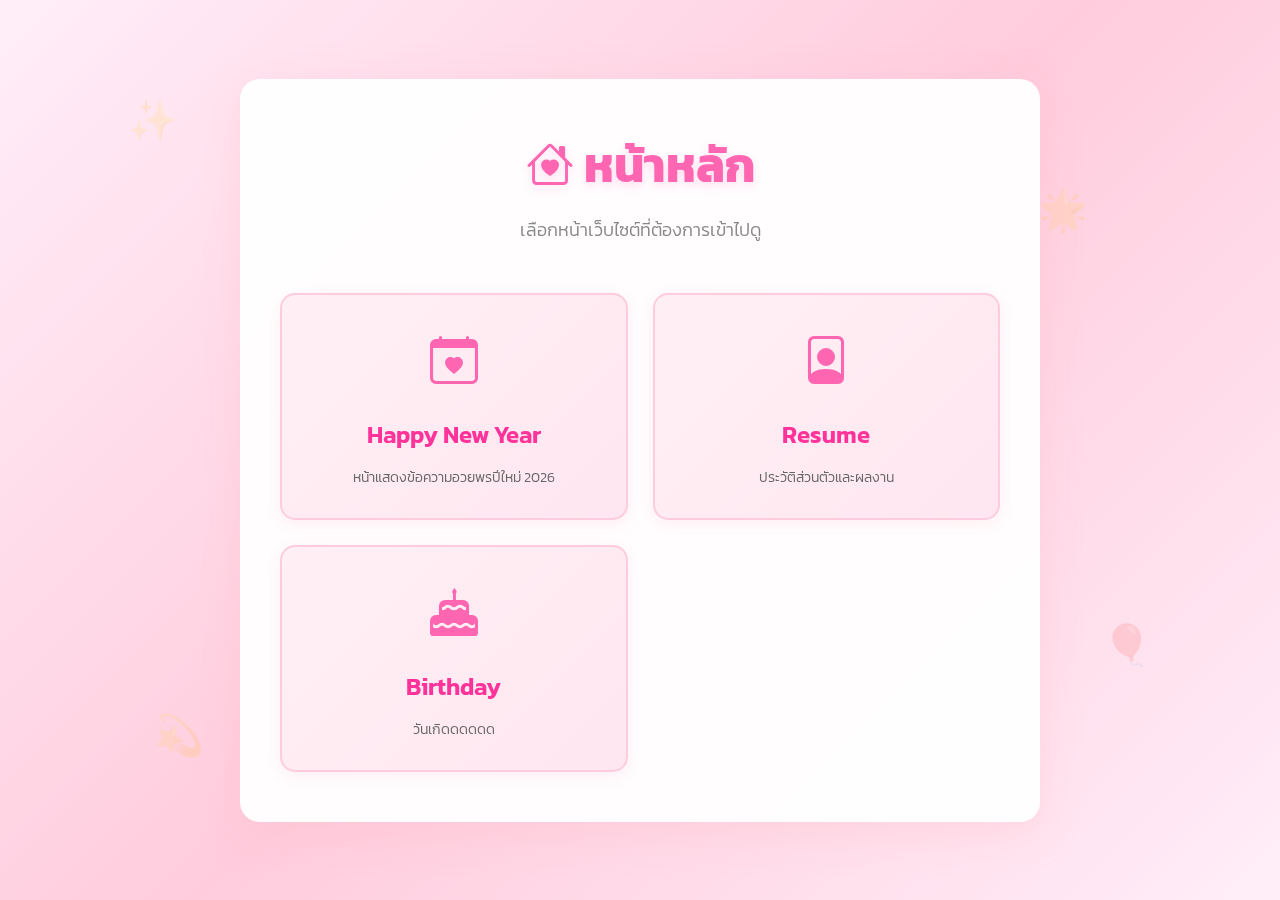
<file: index.html>
<!DOCTYPE html>
<html lang="th">
<head>
    <meta charset="UTF-8">
    <meta name="viewport" content="width=device-width, initial-scale=1.0">
    <title>หน้าหลัก - เว็บไซต์</title>
    <link href="https://fonts.googleapis.com/css2?family=Kanit:wght@300;400;500;600;700&family=Prompt:wght@300;400;500;600;700&display=swap" rel="stylesheet">
    <link href="https://cdn.jsdelivr.net/npm/bootstrap-icons@1.11.3/font/bootstrap-icons.css" rel="stylesheet">
    <style>
        * {
            margin: 0;
            padding: 0;
            box-sizing: border-box;
        }

        body {
            font-family: 'Kanit', sans-serif;
            background: linear-gradient(135deg, #ffeef8, #ffccdd, #ffeef8);
            min-height: 100vh;
            display: flex;
            justify-content: center;
            align-items: center;
            padding: 20px;
        }

        .container {
            max-width: 800px;
            width: 100%;
            background: rgba(255, 255, 255, 0.95);
            border-radius: 20px;
            box-shadow: 0 10px 40px rgba(255, 182, 193, 0.3);
            padding: 50px 40px;
            text-align: center;
        }

        h1 {
            color: #ff66b2;
            font-size: 48px;
            font-weight: 700;
            margin-bottom: 15px;
            text-shadow: 0 4px 10px rgba(255, 102, 178, 0.2);
        }

        .subtitle {
            color: #888;
            font-size: 18px;
            margin-bottom: 50px;
            font-weight: 300;
        }

        .links-grid {
            display: grid;
            grid-template-columns: repeat(auto-fit, minmax(250px, 1fr));
            gap: 25px;
            margin-top: 40px;
        }

        .link-card {
            background: linear-gradient(135deg, #fff0f5, #ffe6f0);
            border: 2px solid #ffccdd;
            border-radius: 15px;
            padding: 30px 25px;
            text-decoration: none;
            color: #333;
            transition: all 0.3s ease;
            display: flex;
            flex-direction: column;
            align-items: center;
            gap: 15px;
            box-shadow: 0 4px 15px rgba(255, 182, 193, 0.2);
        }

        .link-card:hover {
            transform: translateY(-8px);
            box-shadow: 0 8px 25px rgba(255, 102, 178, 0.4);
            border-color: #ff66b2;
            background: linear-gradient(135deg, #ffe6f0, #ffccdd);
        }

        .link-icon {
            font-size: 48px;
            color: #ff66b2;
            margin-bottom: 5px;
        }

        .link-title {
            font-size: 24px;
            font-weight: 600;
            color: #ff3399;
            margin: 0;
        }

        .link-description {
            font-size: 14px;
            color: #666;
            margin: 0;
            font-weight: 300;
        }

        .decorative-elements {
            position: fixed;
            top: 0;
            left: 0;
            width: 100%;
            height: 100%;
            pointer-events: none;
            z-index: -1;
            overflow: hidden;
        }

        .floating-icon {
            position: absolute;
            font-size: 40px;
            opacity: 0.15;
            animation: float 20s infinite ease-in-out;
        }

        @keyframes float {
            0%, 100% {
                transform: translateY(0) rotate(0deg);
            }
            50% {
                transform: translateY(-30px) rotate(10deg);
            }
        }

        @media (max-width: 768px) {
            .container {
                padding: 30px 25px;
            }

            h1 {
                font-size: 36px;
            }

            .subtitle {
                font-size: 16px;
            }

            .links-grid {
                grid-template-columns: 1fr;
                gap: 20px;
            }

            .link-card {
                padding: 25px 20px;
            }

            .link-icon {
                font-size: 40px;
            }

            .link-title {
                font-size: 20px;
            }
        }
    </style>
</head>
<body>
    <div class="decorative-elements">
        <div class="floating-icon" style="top: 10%; left: 10%; animation-delay: 0s;">✨</div>
        <div class="floating-icon" style="top: 20%; right: 15%; animation-delay: 3s;">🌟</div>
        <div class="floating-icon" style="bottom: 15%; left: 12%; animation-delay: 6s;">💫</div>
        <div class="floating-icon" style="bottom: 25%; right: 10%; animation-delay: 9s;">🎈</div>
    </div>

    <div class="container">
        <h1><i class="bi bi-house-heart"></i> หน้าหลัก</h1>
        <p class="subtitle">เลือกหน้าเว็บไซต์ที่ต้องการเข้าไปดู</p>

        <div class="links-grid">
            <a href="newyear.html" class="link-card">
                <i class="bi bi-calendar-heart link-icon"></i>
                <h2 class="link-title">Happy New Year</h2>
                <p class="link-description">หน้าแสดงข้อความอวยพรปีใหม่ 2026</p>
            </a>

            <a href="resume.html" class="link-card">
                <i class="bi bi-file-person link-icon"></i>
                <h2 class="link-title">Resume</h2>
                <p class="link-description">ประวัติส่วนตัวและผลงาน</p>
            </a>

            <a href="birthday.html" class="link-card">
                <i class="bi bi-cake-fill link-icon"></i>
                <h2 class="link-title">Birthday</h2>
                <p class="link-description">วันเกิดดดดดด</p>
            </a>
        </div>
    </div>
</body>
</html>
</file>
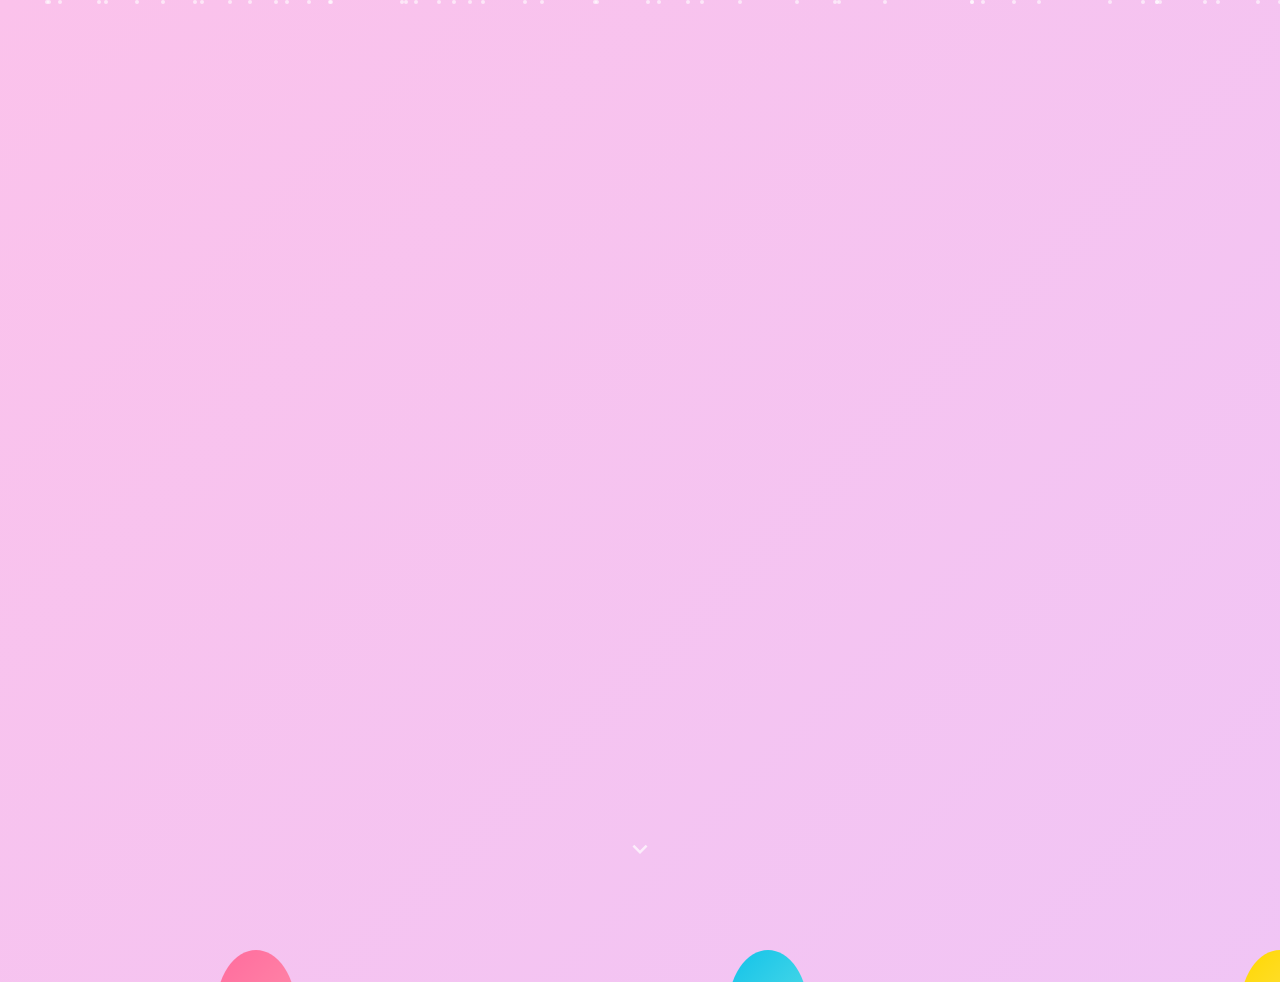
<file: BD.html>
<!DOCTYPE html>
<html lang="en">

<head>
    <meta charset="UTF-8">
    <meta name="viewport" content="width=device-width, initial-scale=1.0">
    <title>🎉 Happy Birthday! 🎂</title>
    <meta name="description" content="A special birthday surprise with love">
    <link rel="preconnect" href="https://fonts.googleapis.com">
    <link rel="preconnect" href="https://fonts.gstatic.com" crossorigin>
    <link href="https://fonts.googleapis.com/css2?family=Outfit:wght@300;400;600;700;800&family=Pacifico&display=swap" rel="stylesheet">
    <link href="https://fonts.googleapis.com/css2?family=Kanit:wght@300;400;500;700&family=Outfit:wght@300;400;500;700&display=swap" rel="stylesheet">
    <link rel="stylesheet" href="style.css">
    <script src="app.js"></script>
</head>

<body>
    <!-- Particle Background -->
    <div class="particles" id="particles"></div>

    <!-- Balloons -->
    <div class="balloons" id="balloons">
        <div class="balloon"></div>
        <div class="balloon"></div>
        <div class="balloon"></div>
        <div class="balloon"></div>
        <div class="balloon"></div>
    </div>

    <div class="container">
        <!-- Welcome Section -->
        <section class="section welcome-section" id="welcomeSection">
            <h1 class="welcome-title">🎉 Happy Birthday! 🎂</h1>
            <p class="welcome-subtitle">สุขสันต์วันเกิดงับ น้ำหวานนนน</p>
            <button class="start-btn" onclick="startCelebration()">
                โกววว ✨
            </button>
        </section>

        <!-- Cake Section -->
        <section class="section cake-section hidden" id="cakeSection">
            <h2 class="cake-title">วอนขอพรก่อนเป่าเทียนน</h2>
            <p class="cake-instruction">(จิ้มเทียนเพื่อดับไฟ)</p>

            <div class="cake-container">
                <div class="cake">
                    <div class="cake-layer layer-3"></div>
                    <div class="cake-layer layer-2"></div>
                    <div class="cake-layer layer-1"></div>

                    <div class="candles" id="candles">
                        <div class="candle" onclick="blowCandle(this)">
                            <div class="flame"></div>
                        </div>
                        <div class="candle" onclick="blowCandle(this)">
                            <div class="flame"></div>
                        </div>
                        <div class="candle" onclick="blowCandle(this)">
                            <div class="flame"></div>
                        </div>
                        <div class="candle" onclick="blowCandle(this)">
                            <div class="flame"></div>
                        </div>
                        <div class="candle" onclick="blowCandle(this)">
                            <div class="flame"></div>
                        </div>
                    </div>
                </div>
            </div>

            <div class="wish-message" id="wishMessage">
                ✨ สาธุงับ ✨
            </div>
        </section>

        <!-- Message Section -->
        <section class="section message-section hidden" id="messageSection">
            <div class="message-card">
                <h2 class="message-title">จดหมายเหตุจากพี่เอง</h2>
                <p class="message-text">
                    ปีนี้โตขึ้นอีกปีแล้ว ขอให้สุขภาพแข็งแรง การเรียนราบรื่นเสมอ
                </p>
                <p class="message-text">
                    ถึงจะพึ่งรู้จักกันก่อนปีใหม่แป๊ปเดียว ที่แป๊ปเดียวจริง ๆ เวลาผ่านไปไวมากกกกกกกก
                </p>
                <p class="message-text">
                    ขอบคุณที่เป็นเด็กน่ารักตลอดเวลาที่ผ่านมา ขอบคุณหนูมาก 🥰
                </p>
                <p class="message-text">
                    ท้ายละ เอาเป็นว่าปีนี้หนูคิดอะไรก็ขอให้เป็นไปอย่างที่หวังนะครับ ขอบคุณนะครับที่คอยเป็นห่วงพี่ อยู่เป็นคนน่ารักของพี่ไปนาน ๆ นะครับ 😍
                </p>
                <p class="message-text">
                    ส่วนของขวัญ เอาไว้พี่กลับไปนะ5555 เดะซื้อหนมให้กินน
                </p>
                <p class="signature">typeForMyLove 💕</p>
            </div>
        </section>
    </div>

    <!-- Scroll Indicator -->
    <div class="scroll-indicator" id="scrollIndicator">
        <svg viewBox="0 0 24 24">
            <path d="M7.41 8.59L12 13.17l4.59-4.58L18 10l-6 6-6-6 1.41-1.41z" />
        </svg>
    </div>

</body>

</html>
</file>
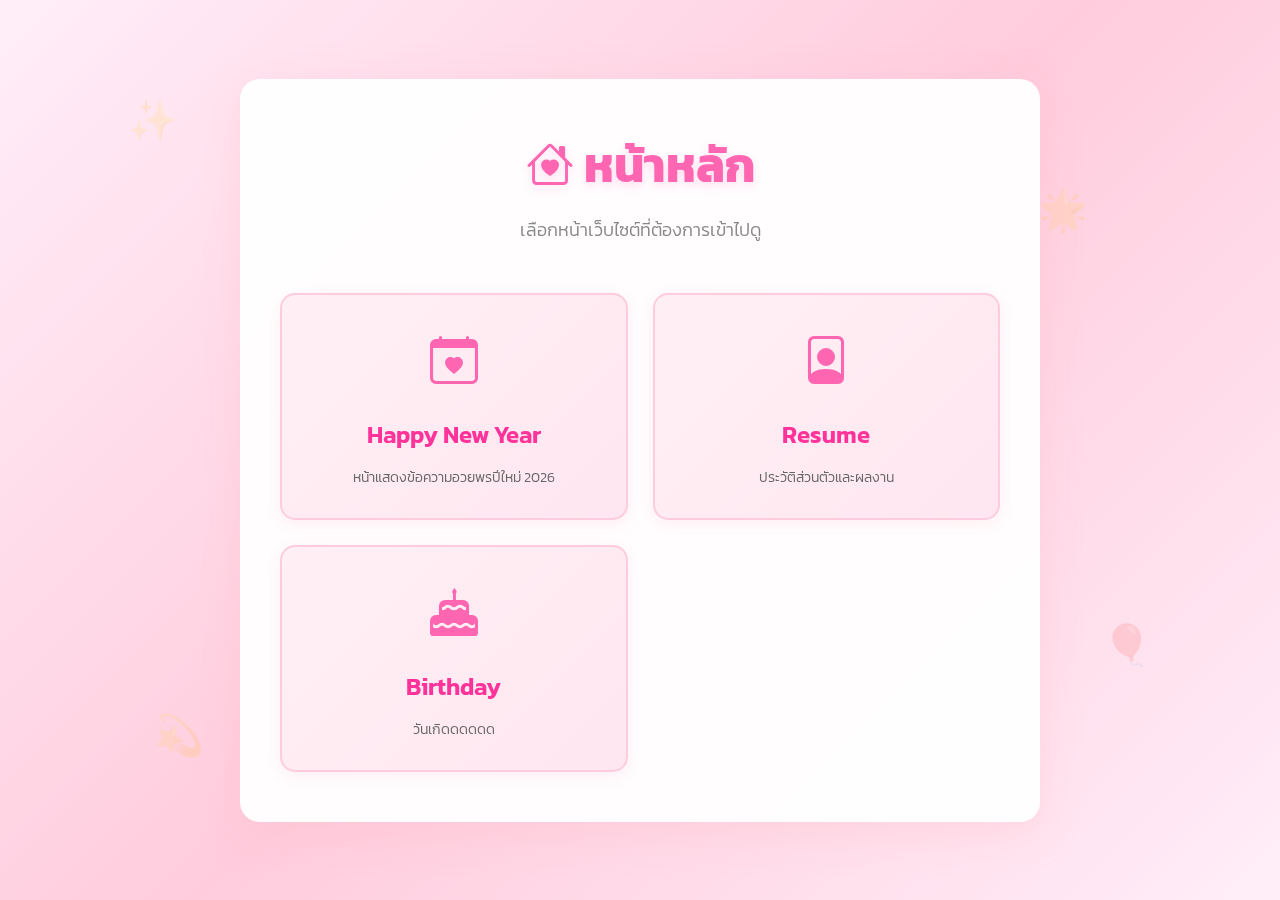
<file: center.html>
<!DOCTYPE html>
<html lang="th">
<head>
    <meta charset="UTF-8">
    <meta name="viewport" content="width=device-width, initial-scale=1.0">
    <title>หน้าหลัก - เว็บไซต์</title>
    <link href="https://fonts.googleapis.com/css2?family=Kanit:wght@300;400;500;600;700&family=Prompt:wght@300;400;500;600;700&display=swap" rel="stylesheet">
    <link href="https://cdn.jsdelivr.net/npm/bootstrap-icons@1.11.3/font/bootstrap-icons.css" rel="stylesheet">
    <style>
        * {
            margin: 0;
            padding: 0;
            box-sizing: border-box;
        }

        body {
            font-family: 'Kanit', sans-serif;
            background: linear-gradient(135deg, #ffeef8, #ffccdd, #ffeef8);
            min-height: 100vh;
            display: flex;
            justify-content: center;
            align-items: center;
            padding: 20px;
        }

        .container {
            max-width: 800px;
            width: 100%;
            background: rgba(255, 255, 255, 0.95);
            border-radius: 20px;
            box-shadow: 0 10px 40px rgba(255, 182, 193, 0.3);
            padding: 50px 40px;
            text-align: center;
        }

        h1 {
            color: #ff66b2;
            font-size: 48px;
            font-weight: 700;
            margin-bottom: 15px;
            text-shadow: 0 4px 10px rgba(255, 102, 178, 0.2);
        }

        .subtitle {
            color: #888;
            font-size: 18px;
            margin-bottom: 50px;
            font-weight: 300;
        }

        .links-grid {
            display: grid;
            grid-template-columns: repeat(auto-fit, minmax(250px, 1fr));
            gap: 25px;
            margin-top: 40px;
        }

        .link-card {
            background: linear-gradient(135deg, #fff0f5, #ffe6f0);
            border: 2px solid #ffccdd;
            border-radius: 15px;
            padding: 30px 25px;
            text-decoration: none;
            color: #333;
            transition: all 0.3s ease;
            display: flex;
            flex-direction: column;
            align-items: center;
            gap: 15px;
            box-shadow: 0 4px 15px rgba(255, 182, 193, 0.2);
        }

        .link-card:hover {
            transform: translateY(-8px);
            box-shadow: 0 8px 25px rgba(255, 102, 178, 0.4);
            border-color: #ff66b2;
            background: linear-gradient(135deg, #ffe6f0, #ffccdd);
        }

        .link-icon {
            font-size: 48px;
            color: #ff66b2;
            margin-bottom: 5px;
        }

        .link-title {
            font-size: 24px;
            font-weight: 600;
            color: #ff3399;
            margin: 0;
        }

        .link-description {
            font-size: 14px;
            color: #666;
            margin: 0;
            font-weight: 300;
        }

        .decorative-elements {
            position: fixed;
            top: 0;
            left: 0;
            width: 100%;
            height: 100%;
            pointer-events: none;
            z-index: -1;
            overflow: hidden;
        }

        .floating-icon {
            position: absolute;
            font-size: 40px;
            opacity: 0.15;
            animation: float 20s infinite ease-in-out;
        }

        @keyframes float {
            0%, 100% {
                transform: translateY(0) rotate(0deg);
            }
            50% {
                transform: translateY(-30px) rotate(10deg);
            }
        }

        @media (max-width: 768px) {
            .container {
                padding: 30px 25px;
            }

            h1 {
                font-size: 36px;
            }

            .subtitle {
                font-size: 16px;
            }

            .links-grid {
                grid-template-columns: 1fr;
                gap: 20px;
            }

            .link-card {
                padding: 25px 20px;
            }

            .link-icon {
                font-size: 40px;
            }

            .link-title {
                font-size: 20px;
            }
        }
    </style>
</head>
<body>
    <div class="decorative-elements">
        <div class="floating-icon" style="top: 10%; left: 10%; animation-delay: 0s;">✨</div>
        <div class="floating-icon" style="top: 20%; right: 15%; animation-delay: 3s;">🌟</div>
        <div class="floating-icon" style="bottom: 15%; left: 12%; animation-delay: 6s;">💫</div>
        <div class="floating-icon" style="bottom: 25%; right: 10%; animation-delay: 9s;">🎈</div>
    </div>

    <div class="container">
        <h1><i class="bi bi-house-heart"></i> หน้าหลัก</h1>
        <p class="subtitle">เลือกหน้าเว็บไซต์ที่ต้องการเข้าไปดู</p>

        <div class="links-grid">
            <a href="index.html" class="link-card">
                <i class="bi bi-calendar-heart link-icon"></i>
                <h2 class="link-title">Happy New Year</h2>
                <p class="link-description">หน้าแสดงข้อความอวยพรปีใหม่ 2026</p>
            </a>

            <a href="resume.html" class="link-card">
                <i class="bi bi-file-person link-icon"></i>
                <h2 class="link-title">Resume</h2>
                <p class="link-description">ประวัติส่วนตัวและผลงาน</p>
            </a>

            <a href="namWhanP/birthday.html" class="link-card">
                <i class="bi bi-cake-fill link-icon"></i>
                <h2 class="link-title">Birthday</h2>
                <p class="link-description">วันเกิดดดดดด</p>
            </a>
        </div>
    </div>
</body>
</html>
</file>
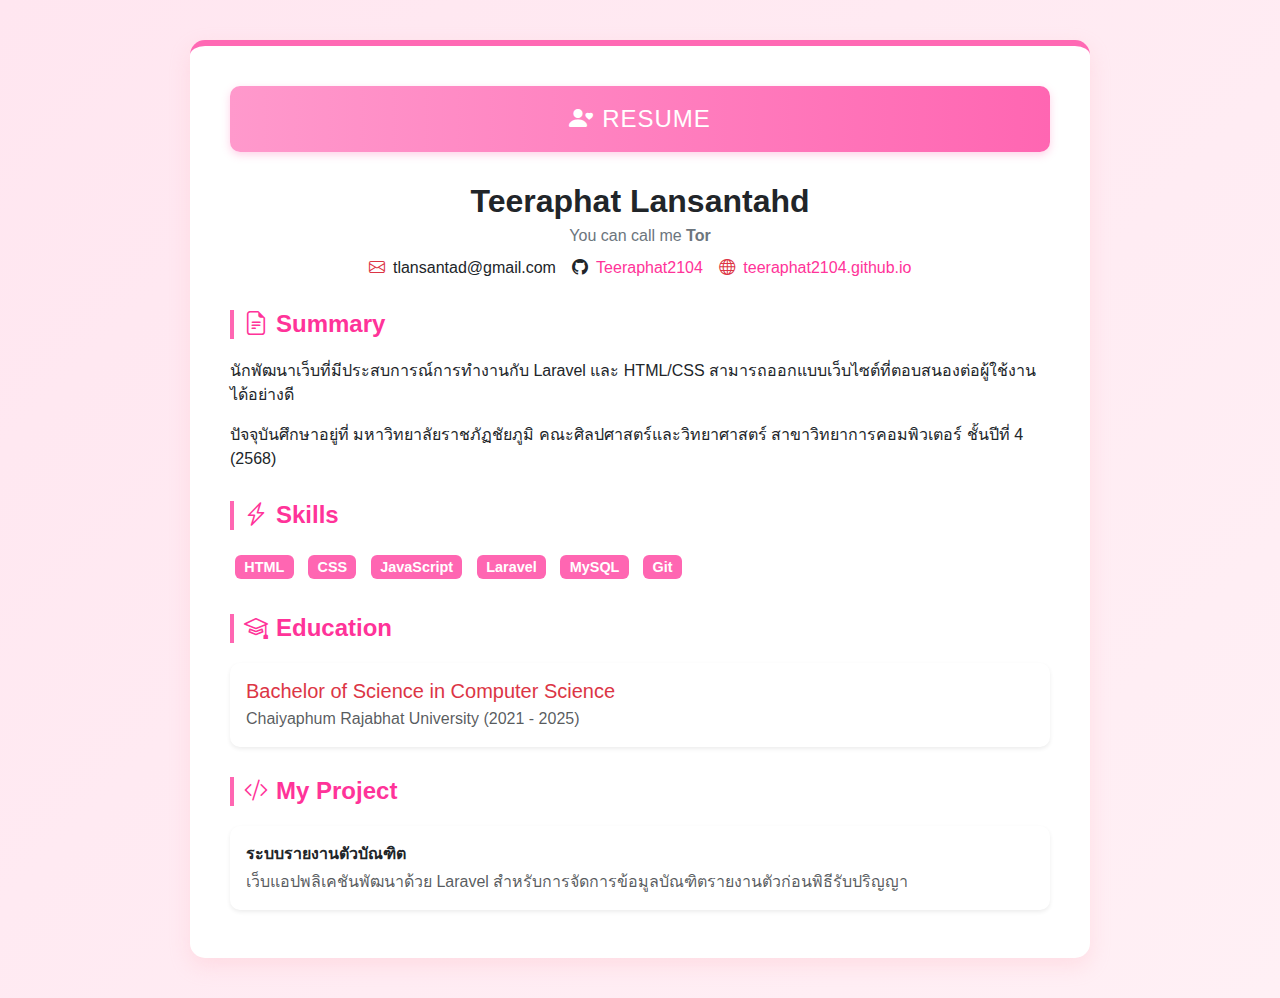
<file: index copy.html>
<!DOCTYPE html>
<html lang="th">
<head>
  <meta charset="UTF-8">
  <meta name="viewport" content="width=device-width, initial-scale=1.0">
  <title>Resume - Teeraphat Lansantahd</title>

  <!-- Bootstrap CSS -->
  <link href="https://cdn.jsdelivr.net/npm/bootstrap@5.3.3/dist/css/bootstrap.min.css" rel="stylesheet">

  <!-- Bootstrap Icons -->
  <link href="https://cdn.jsdelivr.net/npm/bootstrap-icons@1.11.3/font/bootstrap-icons.css" rel="stylesheet">

  <style>
    body {
      background: linear-gradient(135deg, #ffe6f0, #fff0f5);
      font-family: "Segoe UI", Tahoma, Geneva, Verdana, sans-serif;
    }

    .resume-container {
      max-width: 900px;
      background: #fff;
      border-radius: 15px;
      box-shadow: 0 8px 20px rgba(255, 182, 193, 0.3);
      margin: 40px auto;
      padding: 40px;
      border-top: 6px solid #ff69b4;
    }

    .header-title {
      background: linear-gradient(90deg, #ff99cc, #ff66b2);
      color: white;
      padding: 15px;
      border-radius: 10px;
      text-align: center;
      font-size: 24px;
      letter-spacing: 1px;
      margin-bottom: 30px;
      box-shadow: 0 3px 8px rgba(255, 105, 180, 0.3);
    }

    .section-title {
      border-left: 4px solid #ff66b2;
      padding-left: 10px;
      margin-top: 30px;
      margin-bottom: 20px;
      font-weight: 600;
      color: #ff3399;
    }

    .skill-badge {
      margin: 5px;
      font-size: 0.9rem;
      background-color: #ff66b2 !important;
    }

    a {
      text-decoration: none;
      color: #ff3399;
    }

    a:hover {
      text-decoration: underline;
      color: #ff007f;
    }

    .card {
      border-radius: 10px;
      transition: transform 0.2s, box-shadow 0.2s;
    }

    .card:hover {
      transform: translateY(-3px);
      box-shadow: 0 6px 15px rgba(255, 105, 180, 0.25);
    }

    @media (max-width: 576px) {
      .resume-container {
        padding: 25px;
      }
    }
  </style>
</head>
<body>

  <div class="resume-container">
    <!-- Header -->
    <div class="header-title">
      <i class="bi bi-person-heart me-2"></i>RESUME
    </div>

    <div class="text-center mb-4">
      <h2 class="fw-bold mb-1 text-pink">Teeraphat Lansantahd</h2>
      <p class="text-secondary mb-2">You can call me <strong>Tor</strong></p>
      <div class="d-flex justify-content-center flex-wrap gap-3">
        <span><i class="bi bi-envelope me-1 text-danger"></i> tlansantad@gmail.com</span>
        <span><i class="bi bi-github me-1 text-dark"></i> <a href="https://github.com/Teeraphat2104" target="_blank">Teeraphat2104</a></span>
        <span><i class="bi bi-globe me-1 text-danger"></i> <a href="https://teeraphat2104.github.io" target="_blank">teeraphat2104.github.io</a></span>
      </div>
    </div>

    <!-- Summary -->
    <section class="mb-4">
      <h4 class="section-title"><i class="bi bi-file-earmark-text me-2"></i>Summary</h4>
      <p>นักพัฒนาเว็บที่มีประสบการณ์การทำงานกับ Laravel และ HTML/CSS สามารถออกแบบเว็บไซต์ที่ตอบสนองต่อผู้ใช้งานได้อย่างดี</p>
      <p>ปัจจุบันศึกษาอยู่ที่ มหาวิทยาลัยราชภัฏชัยภูมิ คณะศิลปศาสตร์และวิทยาศาสตร์ สาขาวิทยาการคอมพิวเตอร์ ชั้นปีที่ 4 (2568)</p>
    </section>

    <!-- Skills -->
    <section class="mb-4">
      <h4 class="section-title"><i class="bi bi-lightning-charge me-2"></i>Skills</h4>
      <div>
        <span class="badge skill-badge">HTML</span>
        <span class="badge skill-badge">CSS</span>
        <span class="badge skill-badge">JavaScript</span>
        <span class="badge skill-badge">Laravel</span>
        <span class="badge skill-badge">MySQL</span>
        <span class="badge skill-badge">Git</span>
      </div>
    </section>

    <!-- Education -->
    <section>
      <h4 class="section-title"><i class="bi bi-mortarboard me-2"></i>Education</h4>
      <div class="card border-0 shadow-sm mb-2">
        <div class="card-body">
          <h5 class="card-title mb-1 text-danger">Bachelor of Science in Computer Science</h5>
          <p class="card-text text-muted mb-0">Chaiyaphum Rajabhat University (2021 - 2025)</p>
        </div>
      </div>
    </section>

    <!-- Project -->
    <section>
      <h4 class="section-title"><i class="bi bi-code-slash me-2"></i>My Project</h4>
      <div class="card border-0 shadow-sm mb-2">
        <div class="card-body">
          <a href="http://202.29.51.239/" target="_blank" class="card-title mb-1 fw-semibold">
            ระบบรายงานตัวบัณฑิต
          </a>
          <p class="card-text text-muted mb-0 mt-1">
            เว็บแอปพลิเคชันพัฒนาด้วย Laravel สำหรับการจัดการข้อมูลบัณฑิตรายงานตัวก่อนพิธีรับปริญญา
          </p>
        </div>
      </div>
    </section>
  </div>

  <!-- Bootstrap JS -->
  <script src="https://cdn.jsdelivr.net/npm/bootstrap@5.3.3/dist/js/bootstrap.bundle.min.js"></script>

</body>
</html>
</file>
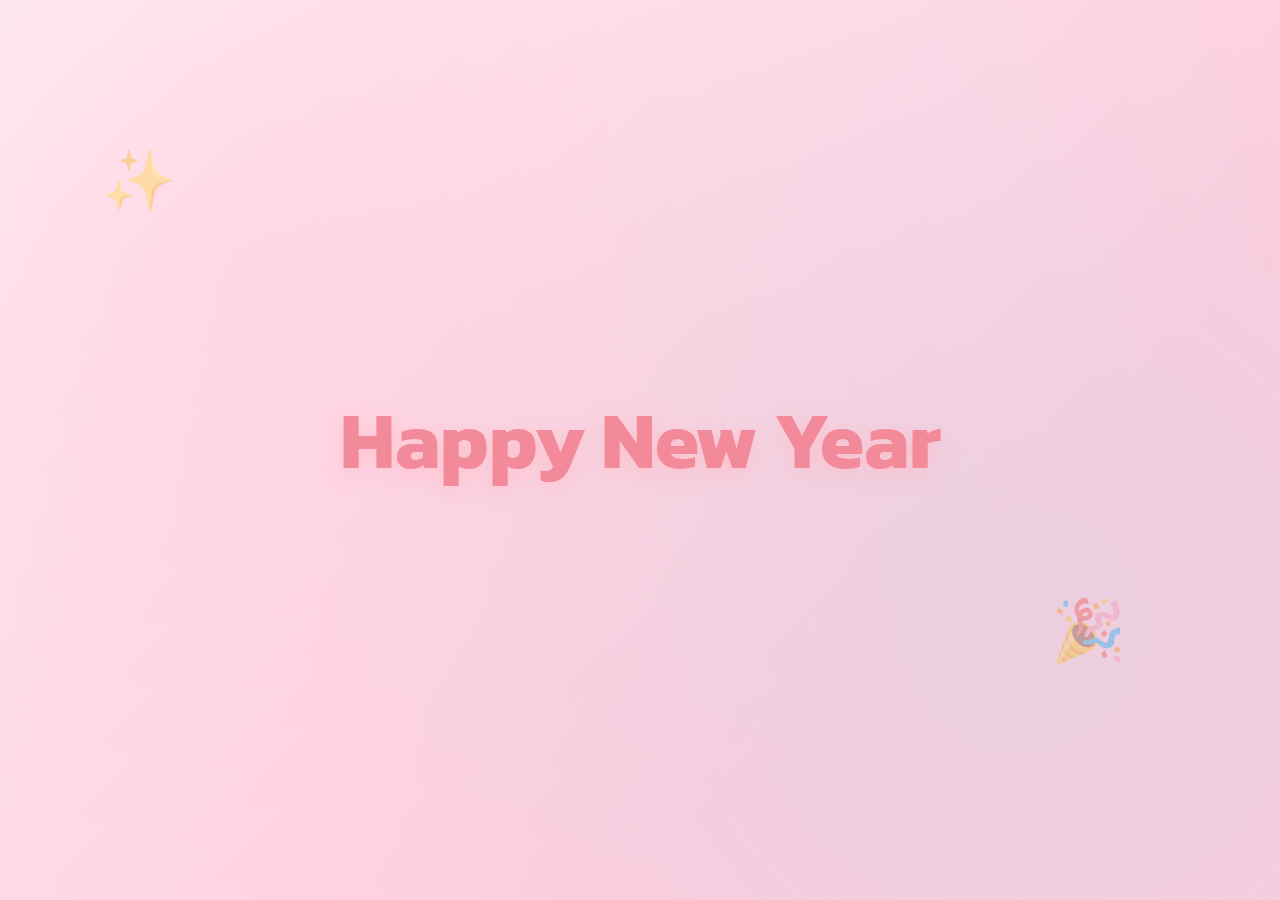
<file: newyear.html>
<!DOCTYPE html>
<html lang="th">
<head>
    <meta charset="UTF-8">
    <meta name="viewport" content="width=device-width, initial-scale=1.0">
    <title>Happy New Year 2026 ✨</title>
    <link rel="preconnect" href="https://fonts.googleapis.com">
<link rel="preconnect" href="https://fonts.gstatic.com" crossorigin>
<link href="https://fonts.googleapis.com/css2?family=Bai+Jamjuree:ital,wght@0,200;0,300;0,400;0,500;0,600;0,700;1,200;1,300;1,400;1,500;1,600;1,700&family=Kanit:ital,wght@0,100;0,200;0,300;0,400;0,500;0,600;0,700;0,800;0,900;1,100;1,200;1,300;1,400;1,500;1,600;1,700;1,800;1,900&family=Noto+Sans+Thai+Looped:wght@100..900&family=Prompt:ital,wght@0,100;0,200;0,300;0,400;0,500;0,600;0,700;0,800;0,900;1,100;1,200;1,300;1,400;1,500;1,600;1,700;1,800;1,900&family=Sarabun:ital,wght@0,100;0,200;0,300;0,400;0,500;0,600;0,700;0,800;1,100;1,200;1,300;1,400;1,500;1,600;1,700;1,800&display=swap" rel="stylesheet">
    <style>
        * { margin: 0; padding: 0; box-sizing: border-box; }
        html { scroll-behavior: smooth; }
        body {
            height: 100vh;
            overflow: hidden;
            font-family: 'Segoe UI', sans-serif;
            color: #fff;
        }

        .sections-container {
            height: 100vh;
            overflow-y: scroll;
            scroll-snap-type: y mandatory; /* Snap บังคับตาม scrollbar ชัดเจน */
            -webkit-overflow-scrolling: touch; /* Smooth บนมือถือ */
             font-family: "Kanit", sans-serif;
        }

        section {
            height: 100vh;
            display: flex;
            flex-direction: column;
            justify-content: center;
            align-items: center;
            text-align: center;
            padding: 40px;
            position: relative;
            scroll-snap-align: center; /* Snap ตรงกลางจอพอดี */
            overflow: hidden;
        }

        /* พื้นหลังพาสเทลไล่สีเบา ๆ แต่ละหน้า */
        section:nth-child(1) { background: linear-gradient(135deg, #ffeef8, #ffccdd 70%); }
        section:nth-child(2) { background: linear-gradient(135deg, #e0f7fa, #b0e0e6 70%); }
        section:nth-child(3) { background: linear-gradient(135deg, #f0e6ff, #d8bfd8 70%); }
        section:nth-child(4) { background: linear-gradient(135deg, #fff3e0, #ffdab9 70%); }
        section:nth-child(5) { background: linear-gradient(135deg, #ffccdd, #ffeef8 70%); }
        section:nth-child(6) { background: linear-gradient(135deg, #b0e0e6, #e0f7fa 70%); }
        section:nth-child(7) { background: linear-gradient(135deg, #d8bfd8, #f0e6ff 70%); }

        /* เอฟเฟกต์ประกายพื้นหลัง */
        section::before {
            content: '';
            position: absolute;
            top: 0; left: 0; width: 100%; height: 100%;
            background: radial-gradient(circle at 20% 30%, rgba(255,182,193,0.25), transparent 60%),
                        radial-gradient(circle at 80% 70%, rgba(173,216,230,0.25), transparent 60%);
            animation: sparkle 30s infinite linear;
            pointer-events: none;
        }

        @keyframes sparkle {
            0% { transform: rotate(0deg); }
            100% { transform: rotate(360deg); }
        }

        /* เนื้อหา animation เมื่อเข้าจอ */
        .content {
            opacity: 0;
            transform: translateY(60px);
            transition: opacity 1.2s ease, transform 1.2s ease;
            max-width: 900px;
            z-index: 1;
        }

        section.active .content {
            opacity: 1;
            transform: translateY(0);
        }

        h1 { font-size: 80px; color: #f38a99; text-shadow: 0 6px 20px rgba(255,182,193,0.6); margin-bottom: 20px; }
        .year { font-size: 140px; font-weight: bold; color: #83b8f0; text-shadow: 0 8px 30px rgba(167,207,250,0.7); margin: 30px 0; }
        p { font-size: 32px; line-height: 1.8; text-shadow: 0 2px 10px rgba(0,0,0,0.3); margin: 20px 0; }

        .floating {
            position: absolute;
            font-size: 60px;
            opacity: 0.35;
            animation: float 20s infinite ease-in-out;
            pointer-events: none;
        }

        @keyframes float {
            0%, 100% { transform: translateY(0); }
            50% { transform: translateY(-40px); }
        }

        @media (max-width: 768px) {
            h1 { font-size: 50px; }
            .year { font-size: 100px; }
            p { font-size: 24px; }
            .floating { font-size: 40px; }
        }
    </style>
</head>
<body>

    <div class="sections-container" id="container">
        <!-- Section 1 -->
        <section>
            <div class="floating" style="top:15%;left:8%;color:#ffffe0;animation-delay:0s;">✨</div>
            <div class="floating" style="top:65%;right:12%;color:#e0ffff;animation-delay:5s;">🎉</div>
            <div class="content">
                <h1>Happy New Year</h1>
            </div>
        </section>

        <!-- Section 2 -->
        <section>
            <div class="floating" style="top:20%;right:10%;color:#ffdab9;">🌟</div>
            <div class="floating" style="bottom:25%;left:15%;color:#fff0f5;animation-delay:7s;">💫</div>
            <div class="content">
                <div class="year">2026</div>
            </div>
        </section>

        <!-- Section 3 -->
        <section>
            <div class="floating" style="top:10%;left:18%;color:#ffffe0;">🎈</div>
            <div class="content">
                <p>สวัสดีปีใหม่ครับ ถึงวันนี้จะวันที่ 31 ก็เถอะ อิอิ</p>
            </div>
        </section>

        <!-- Section 4 -->
        <section>
            <div class="floating" style="bottom:15%;right:18%;color:#e0ffff;">🥂</div>
            <div class="content">
                <p>อย่างแรกก็คงต้องขอให้สุขภาพแข็งแรงตลอดปีหน้าเลย</p>
                <p>ไม่เจ็บ ไม่ป่วย ร่างกายแข็งแรง💪🏻💪🏻</p>
            </div>
        </section>

        <!-- Section 5 -->
        <section>
            <div class="floating" style="top:30%;left:12%;color:#ffdab9;">🎁</div>
            <div class="content">
                <p>ต่อมาก็ต้องการเรียนสินะะ<br>
                ขอให้การเรียนราบรื่น ไม่ติดขัด เจอเพื่อนดี ๆ สังคมที่ดีต่อสุขภาพจิตน้าา<br>
                บางทีเกรดก็ไม่ได้ตามที่หวังแต่ไม่เป็นไรนะ<br>
                ถ้าทำเต็มที่ก็ไม่มีอะไรให้เสียใจ Fightto! Fightto!<br>
                และได้เป็น ผอ. ในอนาคตตามที่ปราถนาไว้ 🫶🏻</p>
            </div>
        </section>

        <!-- Section 6 -->
        <section>
            <div class="floating" style="top:50%;right:8%;color:#fff0f5;">🕛</div>
            <div class="content">
                <p>ใกล้สุดท้ายละ เอาเป็นเรื่อง....<br>
               เวลาละกัน เวลาผ่านไปไวมาก อยากทำอะไรก็ทำเลยย เต็มที่ไปเลย<br>
                เรื่องที่ทำผิดพลาดไปก็อย่าเก็บมาคิดมากเยอะน้า<br>
               วันนี้คือวันนี้ พรุ่งนี้คือพรุ่งนี้ อยากได้อนาคตแบบไหนก็ต้องเริ่มตั้งแต่วันนี้แหละ 🙆🏻‍♂️</p>
            </div>
        </section>

        <!-- Section 7 -->
        <section>
            <div class="floating" style="bottom:12%;left:22%;color:#ffffe0;">💖</div>
            <div class="content">
                <p>สุดท้ายนี้ ยินดีที่ได้รู้จักนะครับ ถึงจะรู้จักกันไม่นาน แต่ก็ยินดีที่ได้รู้จักมาก ๆ <br>
                เรื่องที่อยากบอกก็ ขอบคุณนะครับที่ทักมาหาพี่ 555
                ใจฟูมากเวลาคุยด้วย รู้เลยว่าเป็นคนเก่งคนนึงเลย<br>
                แต่เก่งมากนะที่หาไอจีพี่เจอเนี่ย งงมาก555<br>
               ปีหน้าก็ขอให้มีความสุขมาก ๆ ต่อไปน้า
               ต้องยิ้มเยอะ ๆ เหมือนกันด้วยนะ อิอิ</p>
            </div>
        </section>
    </div>

    <script>
        const sections = document.querySelectorAll('section');
        const container = document.getElementById('container');

        function checkActiveSection() {
            sections.forEach(sec => sec.classList.remove('active'));
            
            let closest = null;
            let minDist = Infinity;

            sections.forEach(sec => {
                const rect = sec.getBoundingClientRect();
                const dist = Math.abs(rect.top);
                if (dist < minDist) {
                    minDist = dist;
                    closest = sec;
                }
            });

            if (closest) closest.classList.add('active');
        }

        container.addEventListener('scroll', checkActiveSection);
        window.addEventListener('load', checkActiveSection);
        window.addEventListener('resize', checkActiveSection);
    </script>
</body>
</html>
</file>
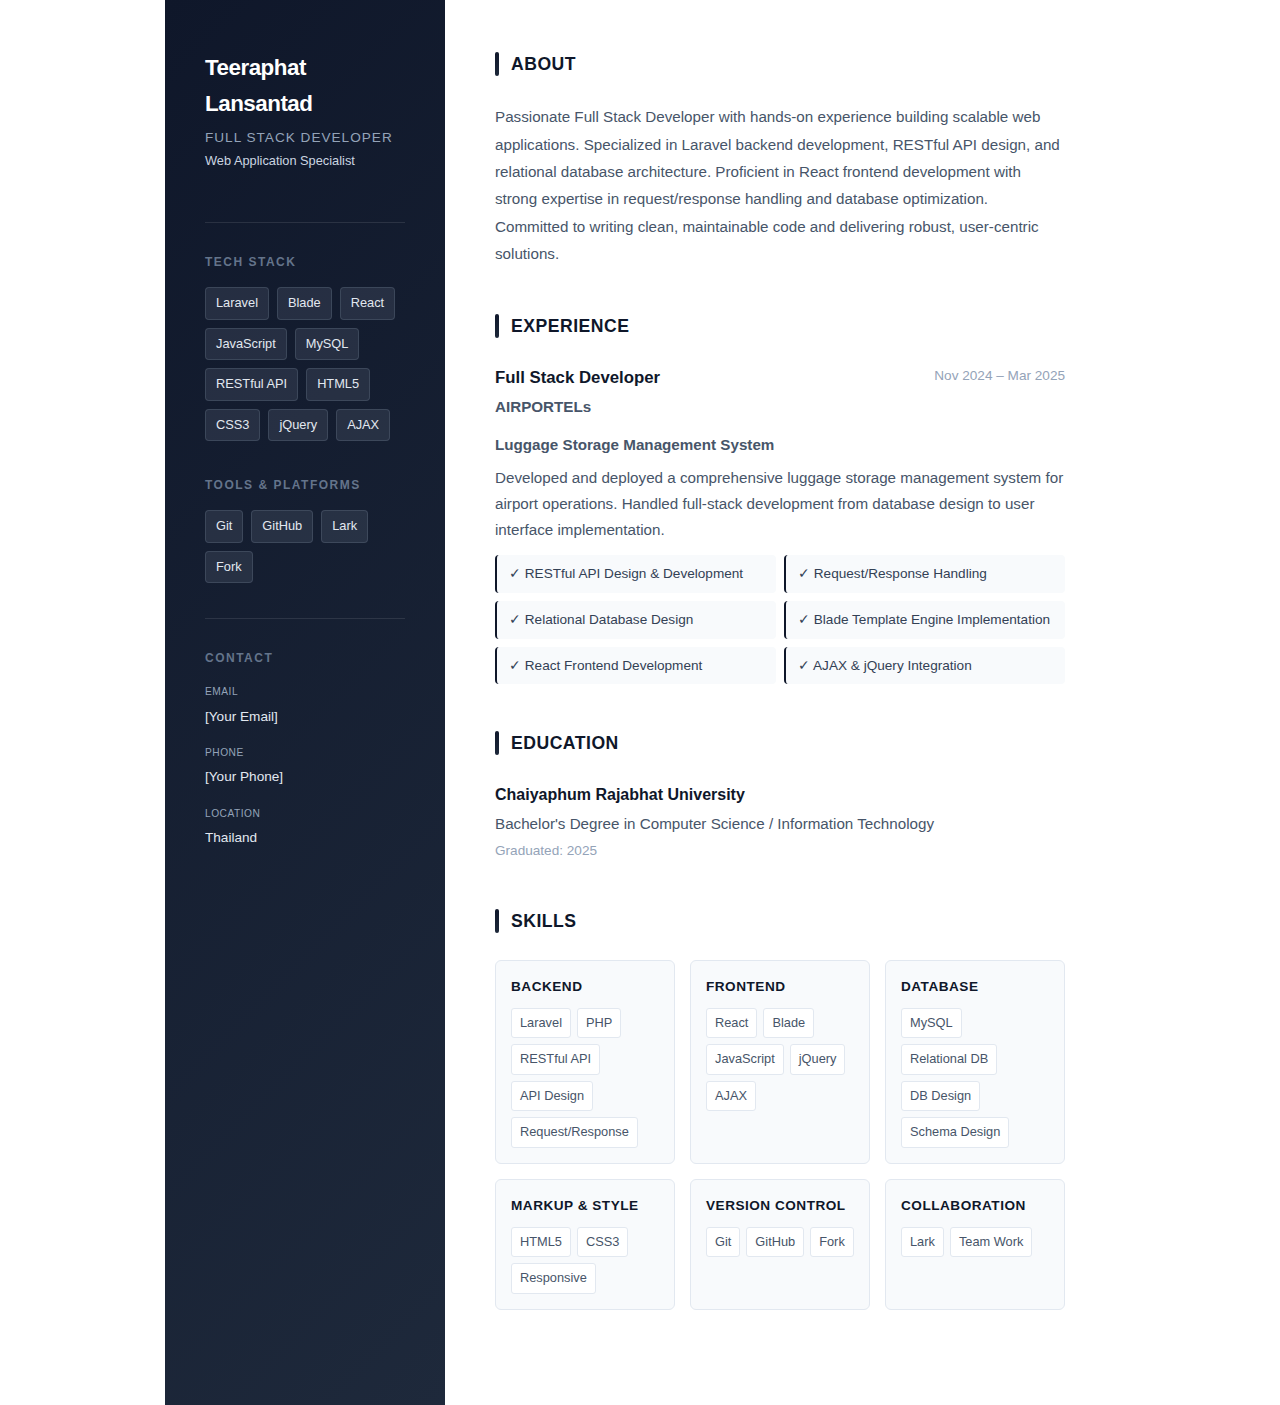
<file: resume_modern.html>
<!DOCTYPE html>
<html lang="en">
<head>
    <meta charset="UTF-8">
    <meta name="viewport" content="width=device-width, initial-scale=1.0">
    <title>Teeraphat Lansantad - Full Stack Developer</title>
    <style>
        * {
            margin: 0;
            padding: 0;
            box-sizing: border-box;
        }
        
        body {
            font-family: -apple-system, BlinkMacSystemFont, 'Segoe UI', 'Helvetica Neue', sans-serif;
            line-height: 1.6;
            color: #1a1a1a;
            background: #ffffff;
        }
        
        .container {
            max-width: 950px;
            margin: 0 auto;
            display: grid;
            grid-template-columns: 280px 1fr;
            min-height: 100vh;
        }
        
        /* Sidebar */
        .sidebar {
            background: linear-gradient(135deg, #0f172a 0%, #1e293b 100%);
            color: #ffffff;
            padding: 50px 40px;
            position: relative;
        }
        
        .profile-section {
            margin-bottom: 50px;
        }
        
        .profile-name {
            font-size: 1.4em;
            font-weight: 700;
            margin-bottom: 5px;
            letter-spacing: -0.5px;
        }
        
        .profile-title {
            font-size: 0.85em;
            color: #94a3b8;
            font-weight: 500;
            text-transform: uppercase;
            letter-spacing: 1px;
            margin-bottom: 3px;
        }
        
        .profile-subtitle {
            font-size: 0.8em;
            color: #cbd5e1;
            font-weight: 400;
        }
        
        .divider {
            height: 1px;
            background: rgba(255, 255, 255, 0.1);
            margin: 30px 0;
        }
        
        .sidebar-section {
            margin-bottom: 35px;
        }
        
        .sidebar-title {
            font-size: 0.75em;
            text-transform: uppercase;
            color: #64748b;
            letter-spacing: 1.5px;
            font-weight: 700;
            margin-bottom: 15px;
        }
        
        .tech-stack {
            display: flex;
            flex-wrap: wrap;
            gap: 8px;
        }
        
        .tech-tag {
            background: rgba(148, 163, 184, 0.15);
            color: #e2e8f0;
            padding: 5px 10px;
            border-radius: 4px;
            font-size: 0.8em;
            font-weight: 500;
            border: 1px solid rgba(148, 163, 184, 0.2);
        }
        
        .contact-info {
            font-size: 0.85em;
            line-height: 1.8;
        }
        
        .contact-label {
            color: #94a3b8;
            font-size: 0.75em;
            text-transform: uppercase;
            letter-spacing: 0.5px;
            display: block;
            margin-bottom: 3px;
        }
        
        .contact-value {
            color: #e2e8f0;
            word-break: break-all;
        }
        
        /* Main Content */
        .main-content {
            padding: 50px 50px;
            background: #ffffff;
        }
        
        .section {
            margin-bottom: 45px;
        }
        
        .section-header {
            display: flex;
            align-items: center;
            margin-bottom: 25px;
            gap: 12px;
        }
        
        .section-icon {
            width: 4px;
            height: 24px;
            background: linear-gradient(135deg, #0f172a 0%, #1e293b 100%);
            border-radius: 2px;
        }
        
        .section-title {
            font-size: 1.1em;
            font-weight: 700;
            color: #0f172a;
            text-transform: uppercase;
            letter-spacing: 0.5px;
        }
        
        .job-entry {
            margin-bottom: 30px;
            padding-bottom: 25px;
            border-bottom: 1px solid #f1f5f9;
        }
        
        .job-entry:last-child {
            border-bottom: none;
            padding-bottom: 0;
            margin-bottom: 0;
        }
        
        .job-header {
            display: flex;
            justify-content: space-between;
            align-items: flex-start;
            margin-bottom: 8px;
            gap: 15px;
        }
        
        .job-title {
            font-size: 1.05em;
            font-weight: 700;
            color: #0f172a;
        }
        
        .job-company {
            font-size: 0.95em;
            color: #475569;
            font-weight: 600;
            margin-top: 3px;
        }
        
        .job-date {
            font-size: 0.85em;
            color: #94a3b8;
            white-space: nowrap;
            font-weight: 500;
        }
        
        .job-description {
            margin-top: 12px;
            color: #475569;
            font-size: 0.95em;
            line-height: 1.7;
        }
        
        .job-highlights {
            margin-top: 12px;
            display: grid;
            grid-template-columns: repeat(2, 1fr);
            gap: 8px;
        }
        
        .highlight-item {
            background: #f8fafc;
            padding: 8px 12px;
            border-radius: 4px;
            font-size: 0.85em;
            color: #334155;
            border-left: 2px solid #0f172a;
        }
        
        .education-entry {
            margin-bottom: 20px;
            padding-bottom: 15px;
            border-bottom: 1px solid #f1f5f9;
        }
        
        .education-entry:last-child {
            border-bottom: none;
            padding-bottom: 0;
            margin-bottom: 0;
        }
        
        .school-name {
            font-size: 1em;
            font-weight: 700;
            color: #0f172a;
        }
        
        .degree {
            color: #475569;
            font-size: 0.95em;
            margin-top: 4px;
        }
        
        .grad-year {
            color: #94a3b8;
            font-size: 0.85em;
            margin-top: 4px;
            font-weight: 500;
        }
        
        .skills-grid {
            display: grid;
            grid-template-columns: repeat(3, 1fr);
            gap: 15px;
        }
        
        .skill-group {
            background: #f8fafc;
            padding: 15px;
            border-radius: 6px;
            border: 1px solid #e2e8f0;
        }
        
        .skill-group-title {
            font-size: 0.85em;
            font-weight: 700;
            color: #0f172a;
            text-transform: uppercase;
            letter-spacing: 0.5px;
            margin-bottom: 10px;
        }
        
        .skill-items {
            display: flex;
            flex-wrap: wrap;
            gap: 6px;
        }
        
        .skill-item {
            background: white;
            color: #475569;
            padding: 4px 8px;
            border-radius: 3px;
            font-size: 0.8em;
            font-weight: 500;
            border: 1px solid #e2e8f0;
        }
        
        /* Print Styles */
        @media print {
            body {
                background: white;
            }
            
            .container {
                display: grid;
                min-height: auto;
            }
            
            .sidebar {
                page-break-inside: avoid;
            }
            
            .section {
                page-break-inside: avoid;
            }
        }
        
        @media (max-width: 900px) {
            .container {
                grid-template-columns: 1fr;
            }
            
            .sidebar {
                padding: 40px;
                border-bottom: 2px solid #e2e8f0;
            }
            
            .main-content {
                padding: 40px;
            }
            
            .job-highlights {
                grid-template-columns: 1fr;
            }
            
            .skills-grid {
                grid-template-columns: repeat(2, 1fr);
            }
        }
        
        @media (max-width: 600px) {
            .sidebar {
                padding: 30px;
            }
            
            .main-content {
                padding: 30px;
            }
            
            .job-header {
                flex-direction: column;
            }
            
            .skills-grid {
                grid-template-columns: 1fr;
            }
        }
    </style>
</head>
<body>
    <div class="container">
        <!-- Sidebar -->
        <div class="sidebar">
            <div class="profile-section">
                <div class="profile-name">Teeraphat Lansantad</div>
                <div class="profile-title">Full Stack Developer</div>
                <div class="profile-subtitle">Web Application Specialist</div>
            </div>
            
            <div class="divider"></div>
            
            <!-- Tech Stack -->
            <div class="sidebar-section">
                <div class="sidebar-title">Tech Stack</div>
                <div class="tech-stack">
                    <span class="tech-tag">Laravel</span>
                    <span class="tech-tag">Blade</span>
                    <span class="tech-tag">React</span>
                    <span class="tech-tag">JavaScript</span>
                    <span class="tech-tag">MySQL</span>
                    <span class="tech-tag">RESTful API</span>
                    <span class="tech-tag">HTML5</span>
                    <span class="tech-tag">CSS3</span>
                    <span class="tech-tag">jQuery</span>
                    <span class="tech-tag">AJAX</span>
                </div>
            </div>
            
            <!-- Tools -->
            <div class="sidebar-section">
                <div class="sidebar-title">Tools & Platforms</div>
                <div class="tech-stack">
                    <span class="tech-tag">Git</span>
                    <span class="tech-tag">GitHub</span>
                    <span class="tech-tag">Lark</span>
                    <span class="tech-tag">Fork</span>
                </div>
            </div>
            
            <div class="divider"></div>
            
            <!-- Contact -->
            <div class="sidebar-section">
                <div class="sidebar-title">Contact</div>
                <div class="contact-info">
                    <div style="margin-bottom: 15px;">
                        <span class="contact-label">Email</span>
                        <span class="contact-value">[Your Email]</span>
                    </div>
                    <div style="margin-bottom: 15px;">
                        <span class="contact-label">Phone</span>
                        <span class="contact-value">[Your Phone]</span>
                    </div>
                    <div>
                        <span class="contact-label">Location</span>
                        <span class="contact-value">Thailand</span>
                    </div>
                </div>
            </div>
        </div>
        
        <!-- Main Content -->
        <div class="main-content">
            <!-- Professional Summary -->
            <div class="section">
                <div class="section-header">
                    <div class="section-icon"></div>
                    <div class="section-title">About</div>
                </div>
                <p style="color: #475569; line-height: 1.8; font-size: 0.95em;">
                    Passionate Full Stack Developer with hands-on experience building scalable web applications. Specialized in Laravel backend development, RESTful API design, and relational database architecture. Proficient in React frontend development with strong expertise in request/response handling and database optimization. Committed to writing clean, maintainable code and delivering robust, user-centric solutions.
                </p>
            </div>
            
            <!-- Experience -->
            <div class="section">
                <div class="section-header">
                    <div class="section-icon"></div>
                    <div class="section-title">Experience</div>
                </div>
                
                <div class="job-entry">
                    <div class="job-header">
                        <div>
                            <div class="job-title">Full Stack Developer</div>
                            <div class="job-company">AIRPORTELs</div>
                        </div>
                        <div class="job-date">Nov 2024 – Mar 2025</div>
                    </div>
                    <div class="job-description">
                        <strong>Luggage Storage Management System</strong>
                        <p style="margin-top: 8px;">Developed and deployed a comprehensive luggage storage management system for airport operations. Handled full-stack development from database design to user interface implementation.</p>
                    </div>
                    <div class="job-highlights">
                        <div class="highlight-item">✓ RESTful API Design & Development</div>
                        <div class="highlight-item">✓ Request/Response Handling</div>
                        <div class="highlight-item">✓ Relational Database Design</div>
                        <div class="highlight-item">✓ Blade Template Engine Implementation</div>
                        <div class="highlight-item">✓ React Frontend Development</div>
                        <div class="highlight-item">✓ AJAX & jQuery Integration</div>
                    </div>
                </div>
            </div>
            
            <!-- Education -->
            <div class="section">
                <div class="section-header">
                    <div class="section-icon"></div>
                    <div class="section-title">Education</div>
                </div>
                
                <div class="education-entry">
                    <div class="school-name">Chaiyaphum Rajabhat University</div>
                    <div class="degree">Bachelor's Degree in Computer Science / Information Technology</div>
                    <div class="grad-year">Graduated: 2025</div>
                </div>
            </div>
            
            <!-- Skills -->
            <div class="section">
                <div class="section-header">
                    <div class="section-icon"></div>
                    <div class="section-title">Skills</div>
                </div>
                
                <div class="skills-grid">
                    <div class="skill-group">
                        <div class="skill-group-title">Backend</div>
                        <div class="skill-items">
                            <span class="skill-item">Laravel</span>
                            <span class="skill-item">PHP</span>
                            <span class="skill-item">RESTful API</span>
                            <span class="skill-item">API Design</span>
                            <span class="skill-item">Request/Response</span>
                        </div>
                    </div>
                    
                    <div class="skill-group">
                        <div class="skill-group-title">Frontend</div>
                        <div class="skill-items">
                            <span class="skill-item">React</span>
                            <span class="skill-item">Blade</span>
                            <span class="skill-item">JavaScript</span>
                            <span class="skill-item">jQuery</span>
                            <span class="skill-item">AJAX</span>
                        </div>
                    </div>
                    
                    <div class="skill-group">
                        <div class="skill-group-title">Database</div>
                        <div class="skill-items">
                            <span class="skill-item">MySQL</span>
                            <span class="skill-item">Relational DB</span>
                            <span class="skill-item">DB Design</span>
                            <span class="skill-item">Schema Design</span>
                        </div>
                    </div>
                    
                    <div class="skill-group">
                        <div class="skill-group-title">Markup & Style</div>
                        <div class="skill-items">
                            <span class="skill-item">HTML5</span>
                            <span class="skill-item">CSS3</span>
                            <span class="skill-item">Responsive</span>
                        </div>
                    </div>
                    
                    <div class="skill-group">
                        <div class="skill-group-title">Version Control</div>
                        <div class="skill-items">
                            <span class="skill-item">Git</span>
                            <span class="skill-item">GitHub</span>
                            <span class="skill-item">Fork</span>
                        </div>
                    </div>
                    
                    <div class="skill-group">
                        <div class="skill-group-title">Collaboration</div>
                        <div class="skill-items">
                            <span class="skill-item">Lark</span>
                            <span class="skill-item">Team Work</span>
                        </div>
                    </div>
                </div>
            </div>
        </div>
    </div>
</body>
</html>
</file>
<file: style.css>
* {
    margin: 0;
    padding: 0;
    box-sizing: border-box;
}

:root {
    --primary-gradient: linear-gradient(135deg, #d466ea 0%, #764ba2 100%);
    --secondary-gradient: linear-gradient(135deg, #f093fb 0%, #f5576c 100%);
    --gold-gradient: linear-gradient(135deg, #ffd89b 0%, #19547b 100%);
    --bg-dark: #0f0c29;
    --bg-purple: #302b63;
    --bg-light: #e261d9;
    --text-light: #ffffff;
    --text-gold: #ffd700;
    --shadow-glow: 0 8px 32px rgba(102, 126, 234, 0.3);
}

body {
    font-family: 'Kanit', 'Outfit', sans-serif;
    background: linear-gradient(135deg, #fbc2eb, #e6c8ff, #d1fdff);
    background-size: 400% 400%;
    animation: gradientShift 15s ease infinite;
    color: var(--text-light);
    overflow-x: hidden;
    min-height: 100vh;
}

@keyframes gradientShift {
    0% {
        background-position: 0% 50%;
    }

    50% {
        background-position: 100% 50%;
    }

    100% {
        background-position: 0% 50%;
    }
}

/* Particle Background */
.particles {
    position: fixed;
    top: 0;
    left: 0;
    width: 100%;
    height: 100%;
    pointer-events: none;
    z-index: 1;
}

.particle {
    position: absolute;
    width: 4px;
    height: 4px;
    background: rgba(255, 255, 255, 0.6);
    border-radius: 50%;
    animation: float 8s infinite;
}

@keyframes float {

    0%,
    100% {
        transform: translateY(0) translateX(0);
        opacity: 0;
    }

    10% {
        opacity: 1;
    }

    90% {
        opacity: 1;
    }

    100% {
        transform: translateY(-100vh) translateX(50px);
        opacity: 0;
    }
}

/* Container */
.container {
    position: relative;
    z-index: 2;
    max-width: 1200px;
    margin: 0 auto;
    padding: 2rem;
}

/* Sections */
.section {
    min-height: 100vh;
    display: flex;
    flex-direction: column;
    justify-content: center;
    align-items: center;
    opacity: 0;
    transform: translateY(50px);
    animation: fadeInUp 1s ease forwards;
}

@keyframes fadeInUp {
    to {
        opacity: 1;
        transform: translateY(0);
    }
}

/* Welcome Section */
.welcome-section {
    text-align: center;
}

.welcome-title {
    font-family: 'Pacifico', cursive;
    font-size: clamp(3rem, 8vw, 6rem);
    background: linear-gradient(
        135deg,
        #d16ba5,   /* dusty rose */
        #9d65c9,   /* muted purple */
        #5f7fdc,   /* soft indigo */
        #4d96c8    /* muted blue */
    );
    background-size: 300% 300%;
    -webkit-background-clip: text;
    -webkit-text-fill-color: transparent;
    background-clip: text;
    animation: rainbowShift 6s ease infinite;
    margin-bottom: 1rem;

    /* glow ลดความจ้า */
    text-shadow: 0 0 25px rgba(120, 100, 200, 0.45);
}


@keyframes rainbowShift {

    0%,
    100% {
        background-position: 0% 50%;
    }

    50% {
        background-position: 100% 50%;
    }
}

.welcome-subtitle {
    font-size: clamp(1.5rem, 4vw, 2.5rem);
    font-weight: 300;
    margin-bottom: 3rem;
    opacity: 0;
    animation: fadeIn 1s ease 0.5s forwards;
}

@keyframes fadeIn {
    to {
        opacity: 1;
    }
}

.start-btn {
    padding: 1.5rem 4rem;
    font-size: 1.5rem;
    font-weight: 600;
    background: var(--primary-gradient);
    border: none;
    border-radius: 50px;
    color: white;
    cursor: pointer;
    box-shadow: var(--shadow-glow);
    transition: all 0.3s ease;
    opacity: 0;
    animation: fadeIn 1s ease 1s forwards;
    position: relative;
    overflow: hidden;
}

.start-btn::before {
    content: '';
    position: absolute;
    top: 50%;
    left: 50%;
    width: 0;
    height: 0;
    border-radius: 50%;
    background: rgba(255, 255, 255, 0.3);
    transform: translate(-50%, -50%);
    transition: width 0.6s, height 0.6s;
}

.start-btn:hover::before {
    width: 300px;
    height: 300px;
}

.start-btn:hover {
    transform: translateY(-5px);
    box-shadow: 0 15px 40px rgba(102, 126, 234, 0.5);
}

/* Cake Section */
.cake-section {
    text-align: center;
}

.cake-title {
    font-size: clamp(2rem, 5vw, 3.5rem);
    font-weight: 700;
    margin-bottom: 1rem;
    background: var(--primary-gradient);
    -webkit-background-clip: text;
    -webkit-text-fill-color: transparent;
    background-clip: text;
}

.cake-instruction {
    font-size: 1.2rem;
    margin-bottom: 3rem;
    opacity: 0.9;
}

.cake-container {
    position: relative;
    display: inline-block;
    margin-bottom: 3rem;
}

.cake {
    width: 300px;
    height: 350px;
    position: relative;
    margin: 0 auto;
}

.cake-layer {
    position: absolute;
    width: 100%;
    border-radius: 20px;
    box-shadow: 0 10px 30px rgba(0, 0, 0, 0.3);
}

.layer-1 {
    height: 80px;
    bottom: 0;
    background: linear-gradient(135deg, #ff6b9d, #c471ed);
    animation: cakeGlow 2s ease infinite;
}

.layer-2 {
    height: 80px;
    bottom: 70px;
    width: 90%;
    left: 5%;
    background: linear-gradient(135deg, #ffd89b, #ff6b9d);
    animation: cakeGlow 2s ease 0.3s infinite;
}

.layer-3 {
    height: 80px;
    bottom: 140px;
    width: 80%;
    left: 10%;
    background: linear-gradient(135deg, #12c2e9, #c471ed);
    animation: cakeGlow 2s ease 0.6s infinite;
}

@keyframes cakeGlow {

    0%,
    100% {
        box-shadow: 0 10px 30px rgba(0, 0, 0, 0.3);
    }

    50% {
        box-shadow: 0 10px 50px rgba(255, 107, 157, 0.6);
    }
}

.candles {
    position: absolute;
    top: 100px;
    left: 50%;
    transform: translateX(-50%);
    display: flex;
    gap: 20px;
}

.candle {
    width: 15px;
    height: 80px;
    background: linear-gradient(180deg, #fff 0%, #ffd700 100%);
    border-radius: 5px 5px 0 0;
    position: relative;
    cursor: pointer;
    transition: transform 0.3s ease;
}

.candle:hover {
    transform: scale(1.1);
}

.candle.blown {
    opacity: 0.3;
}

.flame {
    position: absolute;
    top: -25px;
    left: 50%;
    transform: translateX(-50%);
    width: 20px;
    height: 30px;
    background: radial-gradient(circle, #fff700 0%, #ff6b00 50%, transparent 70%);
    border-radius: 50% 50% 50% 50% / 60% 60% 40% 40%;
    animation: flicker 0.3s ease-in-out infinite alternate;
    transition: opacity 0.3s ease;
}

.candle.blown .flame {
    opacity: 0;
}

@keyframes flicker {
    0% {
        transform: translateX(-50%) scale(1) translateY(0);
    }

    100% {
        transform: translateX(-50%) scale(1.1) translateY(-3px);
    }
}

.wish-message {
    font-size: 1.5rem;
    font-weight: 600;
    color: var(--text-light);
    opacity: 0;
    transform: scale(0);
    transition: all 0.5s ease;
    margin-top: 2rem;
}

.wish-message.show {
    opacity: 1;
    transform: scale(1);
}

/* Message Section */
.message-section {
    text-align: center;
    max-width: 800px;
}

.message-card {
    background: rgba(255, 255, 255, 0.1);
    backdrop-filter: blur(10px);
    border-radius: 30px;
    box-shadow: 0 20px 20px rgba(0, 0, 0, 0.3);
    border: 1px solid rgba(255, 255, 255, 0.2);
    margin-bottom: 2rem;
}

.message-title {
    font-size: clamp(2rem, 4vw, 3rem);
    font-weight: 700;
    margin-bottom: 2rem;
    background: var(--secondary-gradient);
    -webkit-background-clip: text;
    -webkit-text-fill-color: transparent;
    background-clip: text;
}

.message-text {
    font-size: 1.3rem;
    line-height: 1.8;
    margin-bottom: 1.5rem;
    opacity: 0;
    color: #5f1177;
    animation: fadeIn 1s ease forwards;
}

.message-text:nth-child(2) {
    animation-delay: 0.3s;
}

.message-text:nth-child(3) {
    animation-delay: 0.6s;
}

.message-text:nth-child(4) {
    animation-delay: 0.9s;
}

.message-text:nth-child(5) {
    animation-delay: 1.2s;
}

.signature {
    font-family: 'Pacifico', cursive;
    font-size: 2rem;
    margin-top: 2rem;
    color: rgb(238, 255, 0);
}

/* Balloons */
.balloons {
    position: fixed;
    bottom: -150px;
    width: 100%;
    display: flex;
    justify-content: space-around;
    pointer-events: none;
    z-index: 10;
}

.balloon {
    width: 80px;
    height: 100px;
    border-radius: 50% 50% 50% 50% / 60% 60% 40% 40%;
    position: relative;
    animation: floatUp 6s ease-in-out infinite;
}

.balloon::before {
    content: '';
    position: absolute;
    bottom: -50px;
    left: 50%;
    width: 2px;
    height: 50px;
    background: rgba(255, 255, 255, 0.5);
    transform: translateX(-50%);
}

.balloon:nth-child(1) {
    background: linear-gradient(135deg, #ff6b9d, #ff8fab);
    animation-delay: 0s;
    left: 10%;
}

.balloon:nth-child(2) {
    background: linear-gradient(135deg, #12c2e9, #5de0e6);
    animation-delay: 1s;
    left: 30%;
}

.balloon:nth-child(3) {
    background: linear-gradient(135deg, #ffd700, #ffe55c);
    animation-delay: 2s;
    left: 50%;
}

.balloon:nth-child(4) {
    background: linear-gradient(135deg, #c471ed, #d99ef5);
    animation-delay: 3s;
    left: 70%;
}

.balloon:nth-child(5) {
    background: linear-gradient(135deg, #f093fb, #f5a8fc);
    animation-delay: 4s;
    left: 90%;
}

@keyframes floatUp {
    0% {
        transform: translateY(0) translateX(0) rotate(0deg);
        opacity: 1;
    }

    100% {
        transform: translateY(-120vh) translateX(50px) rotate(10deg);
        opacity: 0;
    }
}

/* Confetti */
.confetti {
    position: fixed;
    width: 10px;
    height: 10px;
    top: -10px;
    z-index: 100;
    animation: confettiFall 3s linear infinite;
}

@keyframes confettiFall {
    to {
        transform: translateY(100vh) rotate(360deg);
        opacity: 0;
    }
}

/* Scroll Indicator */
.scroll-indicator {
    position: fixed;
    bottom: 30px;
    left: 50%;
    transform: translateX(-50%);
    animation: bounce 2s infinite;
    opacity: 0.7;
    z-index: 5;
}

.scroll-indicator svg {
    width: 30px;
    height: 30px;
    fill: white;
}

@keyframes bounce {

    0%,
    20%,
    50%,
    80%,
    100% {
        transform: translateX(-50%) translateY(0);
    }

    40% {
        transform: translateX(-50%) translateY(-20px);
    }

    60% {
        transform: translateX(-50%) translateY(-10px);
    }
}

/* Responsive */
@media (max-width: 768px) {
    .container {
        padding: 1rem;
    }

    .cake {
        width: 250px;
        height: 300px;
    }

    .message-card {
        padding: 2rem;
    }

    .message-text {
        font-size: 1.1rem;
    }

    .balloon {
        width: 60px;
        height: 75px;
    }
}

/* Hidden class */
.hidden {
    display: none !important;
}
</file>
